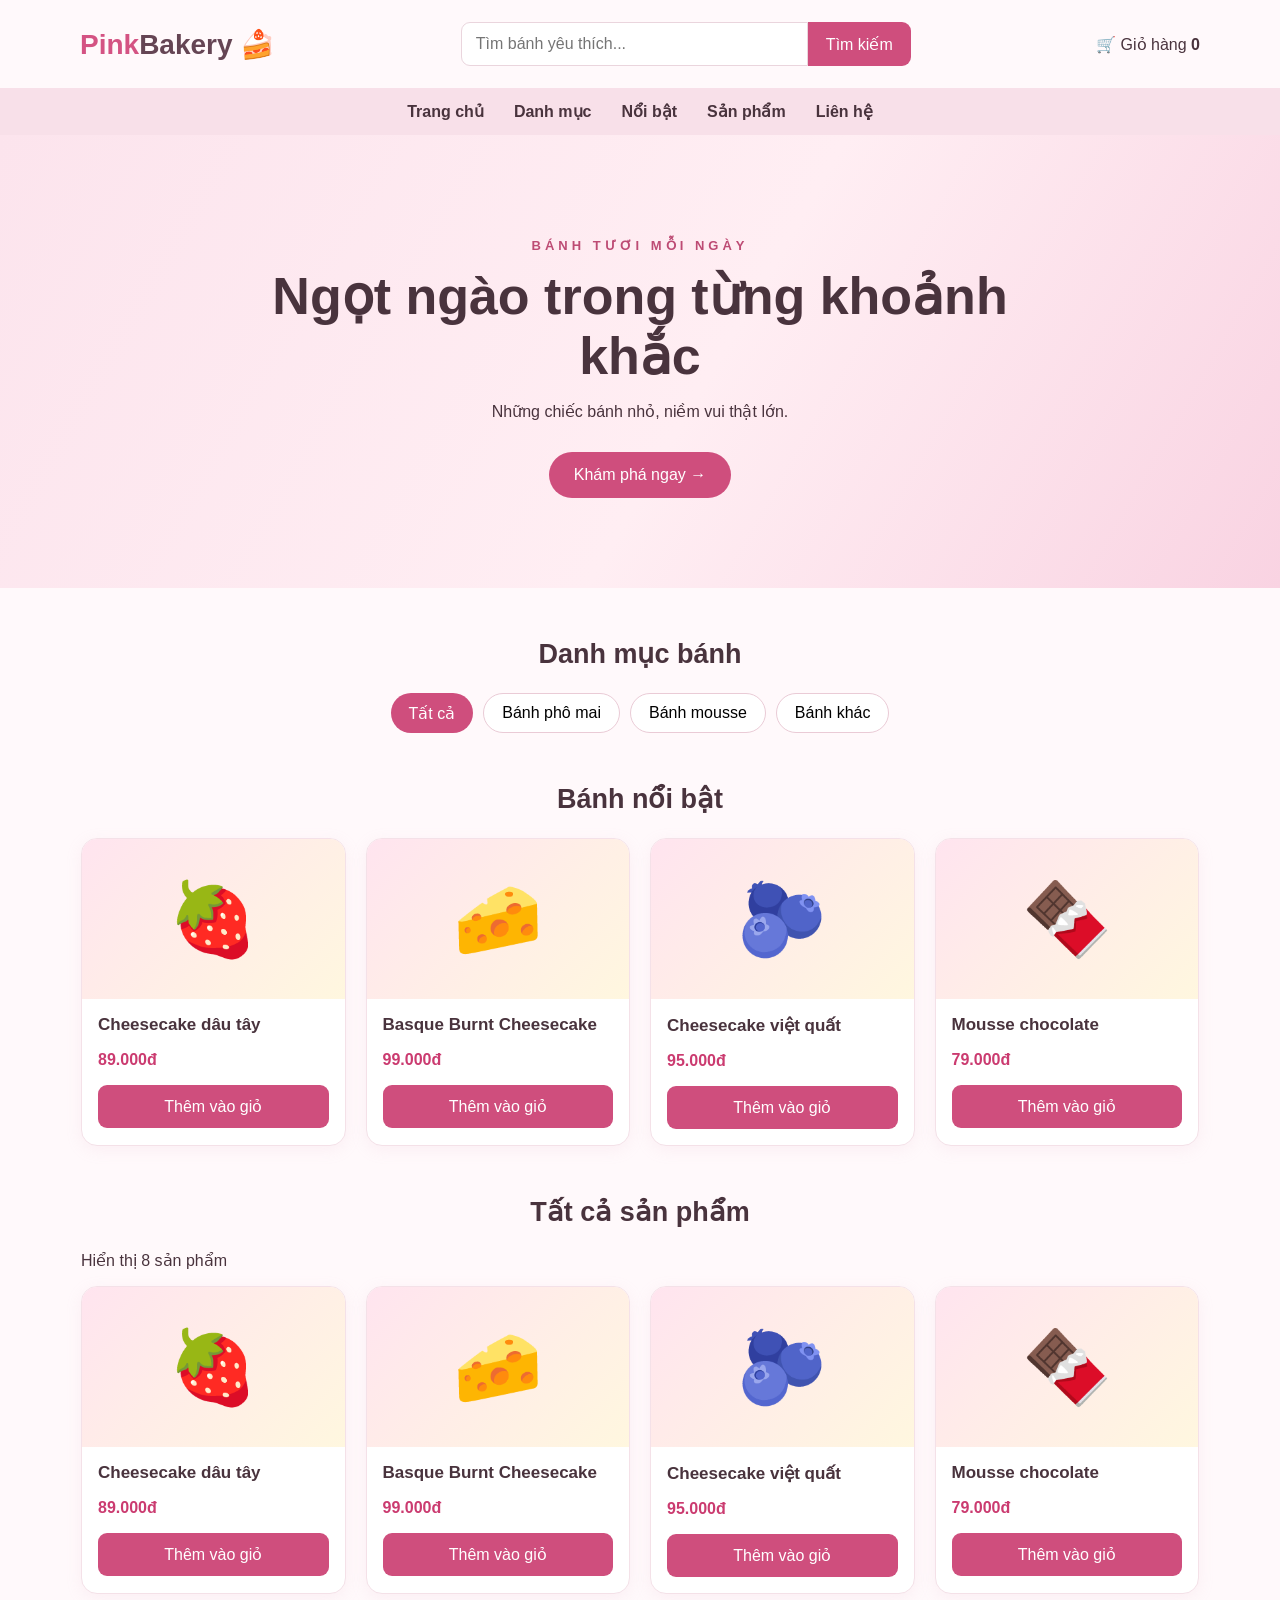
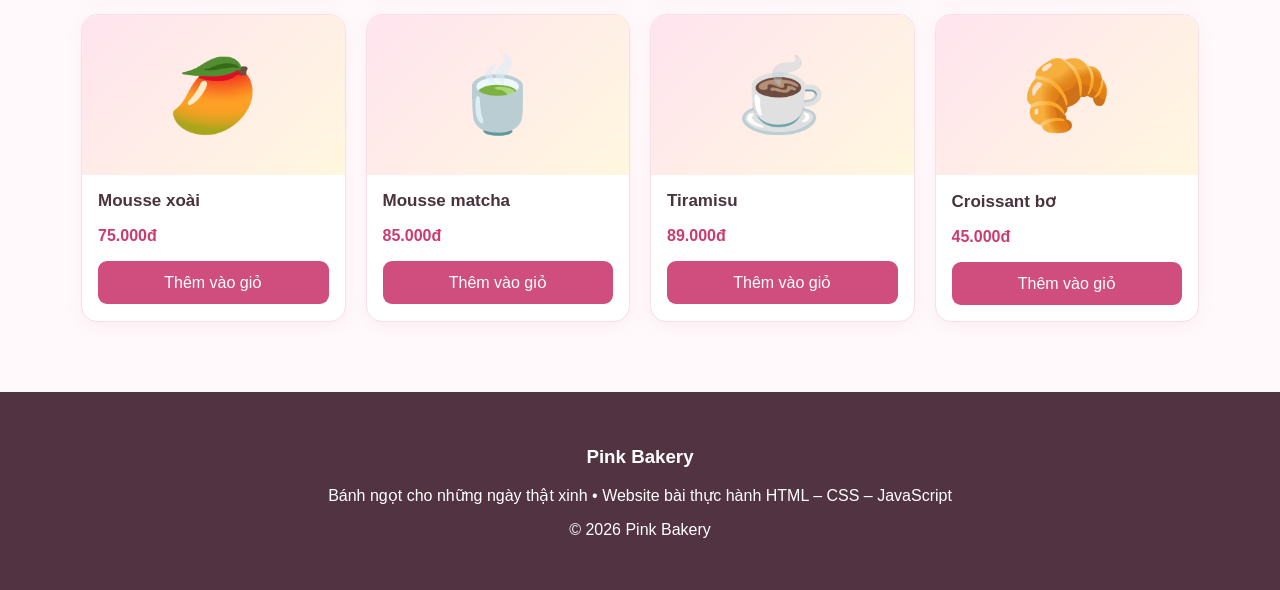
<file: index.html>
<!DOCTYPE html><html lang="vi"><head><meta charset="UTF-8"><meta name="viewport" content="width=device-width,initial-scale=1"><title>Pink Bakery | Tiệm bánh ngọt</title><link rel="stylesheet" href="style.css"></head><body><header><div class="top"><a class="logo" href="index.html">Pink<span>Bakery</span> 🍰</a><form id="searchForm"><input id="search" type="search" placeholder="Tìm bánh yêu thích..." aria-label="Tìm kiếm"><button>Tìm kiếm</button></form><a class="cart-link" href="cart.html">🛒 Giỏ hàng <b id="cartCount">0</b></a></div><nav><a href="index.html">Trang chủ</a><a href="#categories">Danh mục</a><a href="#featured">Nổi bật</a><a href="#products">Sản phẩm</a><a href="#contact">Liên hệ</a></nav></header><main><section class="hero"><p>BÁNH TƯƠI MỖI NGÀY</p><h1>Ngọt ngào trong từng khoảnh khắc</h1><p>Những chiếc bánh nhỏ, niềm vui thật lớn.</p><a class="btn" href="#products">Khám phá ngay →</a></section><section class="container" id="categories"><h2>Danh mục bánh</h2><div class="categories"><button class="filter active" data-type="all">Tất cả</button><button class="filter" data-type="cheese">Bánh phô mai</button><button class="filter" data-type="mousse">Bánh mousse</button><button class="filter" data-type="other">Bánh khác</button></div></section><section class="container" id="featured"><h2>Bánh nổi bật</h2><div id="featuredGrid" class="grid"></div></section><section class="container" id="products"><h2>Tất cả sản phẩm</h2><p id="resultText">Chọn loại bánh hoặc nhập tên bánh để tìm kiếm.</p><div id="productGrid" class="grid"></div></section></main><footer id="contact"><h3>Pink Bakery</h3><p>Bánh ngọt cho những ngày thật xinh • Website bài thực hành HTML – CSS – JavaScript</p><p>© 2026 Pink Bakery</p></footer><script src="script.js"></script></body></html>
</file>
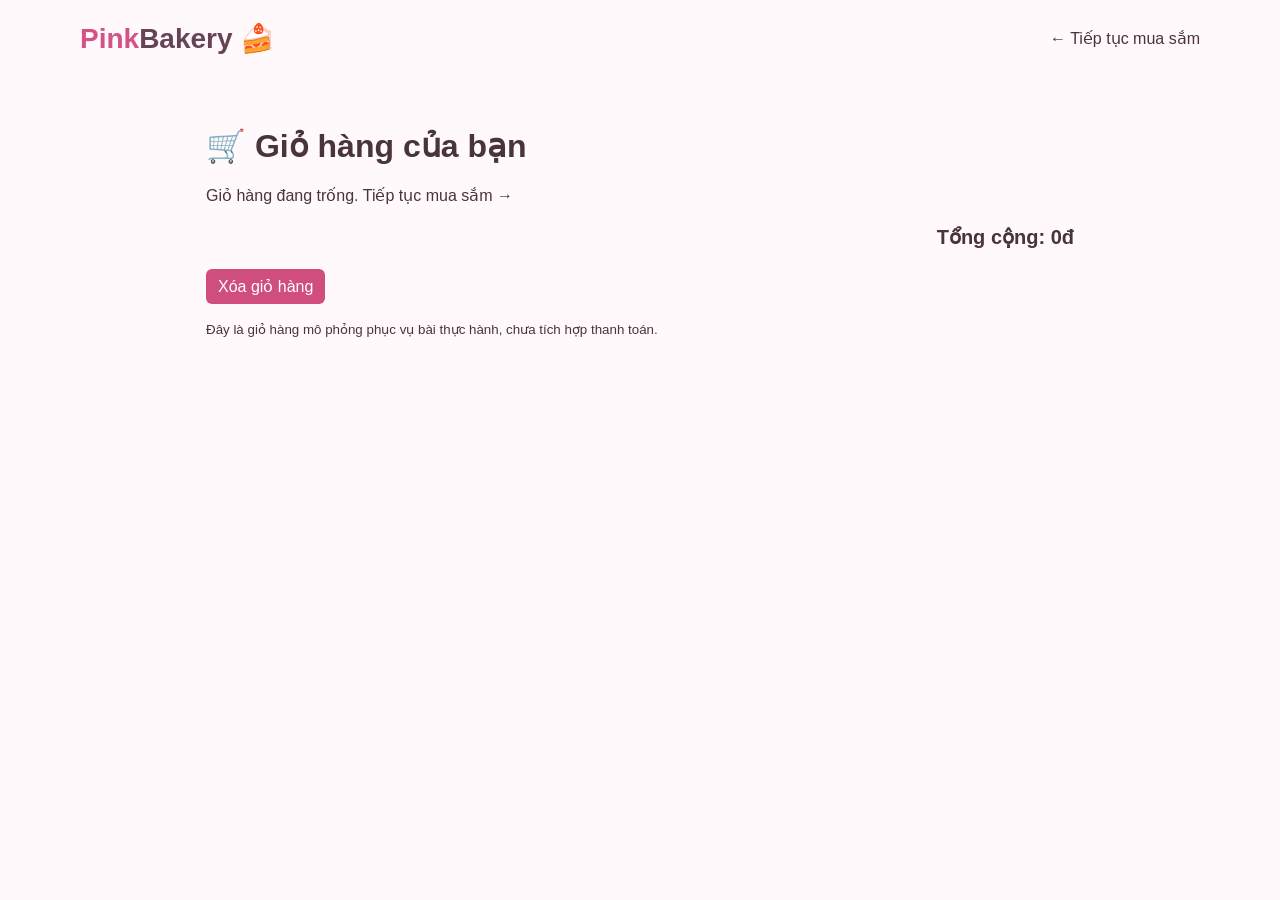
<file: cart.html>
<!DOCTYPE html><html lang="vi"><head><meta charset="UTF-8"><meta name="viewport" content="width=device-width,initial-scale=1"><title>Giỏ hàng | Pink Bakery</title><link rel="stylesheet" href="style.css"></head><body><header><div class="top"><a class="logo" href="index.html">Pink<span>Bakery</span> 🍰</a><a href="index.html">← Tiếp tục mua sắm</a></div></header><main class="cart-page"><h1>🛒 Giỏ hàng của bạn</h1><div id="cartItems"></div><p class="total">Tổng cộng: <span id="total">0đ</span></p><button id="clearCart" class="clear">Xóa giỏ hàng</button><p><small>Đây là giỏ hàng mô phỏng phục vụ bài thực hành, chưa tích hợp thanh toán.</small></p></main><script src="script.js"></script></body></html>
</file>
<file: style.css>
*{box-sizing:border-box}html{scroll-behavior:smooth}body{margin:0;font-family:Segoe UI,Arial,sans-serif;background:#fff9fb;color:#49333d}button,input{font:inherit}a{text-decoration:none;color:inherit}.top{max-width:1150px;margin:auto;display:flex;align-items:center;justify-content:space-between;gap:20px;padding:22px 15px}.logo{font-size:28px;font-weight:800;color:#d45383}.logo span{color:#654554}.top form{display:flex;width:min(450px,45vw)}input{padding:12px 14px;border:1px solid #ead5dd;border-radius:9px 0 0 9px;min-width:0;flex:1}.top button,.btn,.add,.filter.active{background:#cf4e7d;color:white;border:0}.top form button{padding:12px 18px;border-radius:0 9px 9px 0;cursor:pointer}.cart-link{white-space:nowrap}nav{background:#f8e0e9;text-align:center;padding:14px}nav a{margin:0 15px;font-weight:600}.hero{text-align:center;padding:90px 20px;background:linear-gradient(120deg,#fce4ed,#ffeef3 55%,#f9d3e2)}.hero h1{font-size:clamp(30px,5vw,52px);margin:12px auto;max-width:750px}.hero>p:first-child{font-size:13px;font-weight:800;letter-spacing:4px;color:#bd4b74}.btn{display:inline-block;margin-top:15px;padding:14px 25px;border-radius:28px}.container{max-width:1150px;margin:50px auto;padding:0 16px}h2{font-size:27px;text-align:center;margin-bottom:23px}.categories{display:flex;justify-content:center;gap:10px;flex-wrap:wrap}.filter{background:#fff;border:1px solid #eacbd6;border-radius:25px;padding:10px 18px;cursor:pointer}.grid{display:grid;grid-template-columns:repeat(4,1fr);gap:20px}.product{background:white;border:1px solid #f4e1e8;border-radius:16px;overflow:hidden;box-shadow:0 4px 16px #dfabc022}.product-art{height:160px;display:grid;place-items:center;font-size:72px;background:linear-gradient(135deg,#ffe4ef,#fff7df)}.product-body{padding:16px}.product h3{margin:0 0 10px;font-size:17px}.price{color:#cb3b70;font-weight:800}.add{width:100%;padding:12px;border-radius:9px;cursor:pointer}.empty{grid-column:1/-1;text-align:center;padding:35px}footer{text-align:center;padding:35px;background:#523342;color:white;margin-top:70px}.cart-page{max-width:900px;margin:50px auto;padding:0 16px}.cart-item{display:flex;align-items:center;justify-content:space-between;gap:15px;border-bottom:1px solid #eee;padding:18px 0}.cart-item button,.clear{padding:8px 12px;background:#cf4e7d;color:#fff;border:0;border-radius:6px;cursor:pointer}.total{text-align:right;font-weight:800;font-size:20px}@media(max-width:850px){.grid{grid-template-columns:repeat(2,1fr)}.top{flex-wrap:wrap}.top form{order:3;width:100%}}@media(max-width:480px){.grid{grid-template-columns:1fr 1fr;gap:10px}.product-art{height:115px;font-size:50px}.product-body{padding:10px}nav a{display:inline-block;margin:5px}.hero{padding:60px 15px}}
</file>
